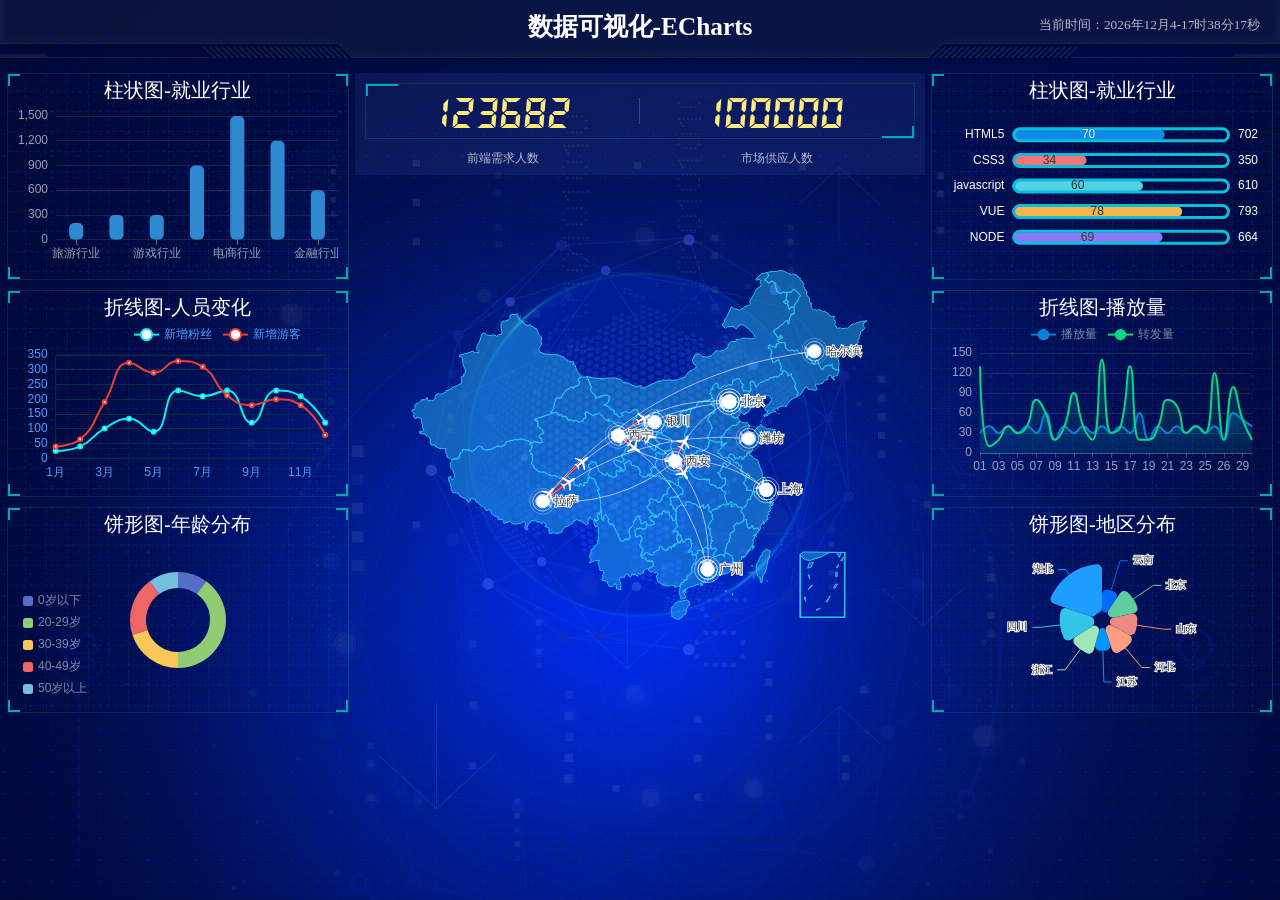
<file: index.html>
<!DOCTYPE html>
<html lang="en">

<head>
    <meta charset="UTF-8">
    <meta name="viewport" content="width=device-width, initial-scale=1.0">
    <title>Document</title>
    <link rel="stylesheet" href="./css/index.css">
</head>

<body>
    <!-- 头部 -->
    <header>
        <h1>数据可视化-ECharts</h1>
        <div class="showTime"></div>
    </header>

    <!-- 第一栏 -->
    <section class="mainbox">
        <div class="column">
            <div class="panel bar">
                <h2>柱状图-就业行业</h2>
                <div class="chart"></div>
                <div class="panel-footer"></div>
            </div>
            <div class="panel line">
                <h2>折线图-人员变化</h2>
                <div class="chart"></div>
                <div class="panel-footer"></div>
            </div>
            <div class="panel pie">
                <h2>饼形图-年龄分布</h2>
                <div class="chart"></div>
                <div class="panel-footer"></div>
            </div>
        </div>

        <!-- 第二栏 -->
        <div class="column">
            <div class="no">
                <div class="no-hd">
                    <ul>
                        <li>123682</li>
                        <li>100000</li>
                    </ul>
                </div>
                <div class="no-bd">
                    <ul>
                        <li>前端需求人数</li>
                        <li>市场供应人数</li>
                    </ul>
                </div>
            </div>

            <div class="map">
                <div class="map1"></div>
                <div class="map2"></div>
                <div class="map3"></div>
                <div class="chart"></div>
            </div>
        </div>

        <!-- 第三栏 -->
        <div class="column">
            <div class="panel bar2">
                <h2>柱状图-就业行业</h2>
                <div class="chart"></div>
                <div class="panel-footer"></div>
            </div>
            <div class="panel line2">
                <h2>折线图-播放量</h2>
                <div class="chart"></div>
                <div class="panel-footer"></div>
            </div>
            <div class="panel pie2">
                <h2>饼形图-地区分布</h2>
                <div class="chart"></div>
                <div class="panel-footer"></div>
            </div>
        </div>
    </section>


    <script src="./js/flexible.js"></script>
    <script src="./js/echarts.min.js"></script>
    <script src="./js/jquery.js"></script>
    <script src="./js/china.js"></script>
    <script>
        var t = null;
        t = setTimeout(time, 1000);//開始运行
        function time() {
            clearTimeout(t);//清除定时器
            dt = new Date();
            var y = dt.getFullYear();
            var mt = dt.getMonth() + 1;
            var day = dt.getDate();
            var h = dt.getHours();//获取时
            var m = dt.getMinutes();//获取分
            var s = dt.getSeconds();//获取秒
            document.querySelector(".showTime").innerHTML = '当前时间：' + y + "年" + mt + "月" + day + "-" + h + "时" + m + "分" + s + "秒";
            t = setTimeout(time, 1000); //设定定时器，循环运行     
        }
    </script>
    <script src="./js/index.js"></script>
</body>

</html>
</file>
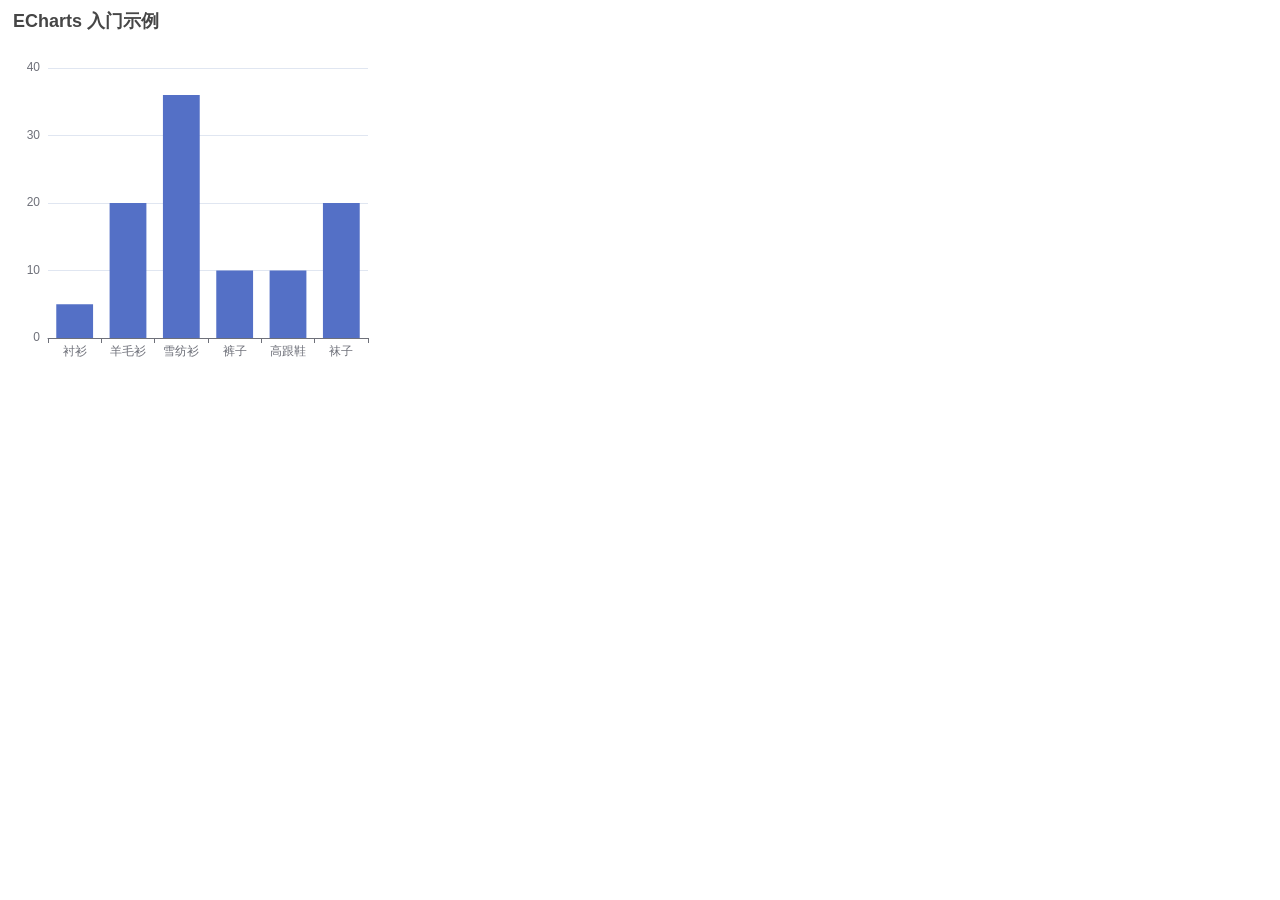
<file: Test/index.html>
<!DOCTYPE html>
<html lang="en">

<head>
    <meta charset="UTF-8">
    <meta name="viewport" content="width=device-width, initial-scale=1.0">
    <title>Document</title>
    <style>
        .box {
            width: 400px;
            height: 400px;
        }
    </style>
</head>

<body>
    <div class="box"></div>
    <script src="../js/echarts.min.js"></script>
    <script>
        let echart = echarts.init(document.querySelector('.box'));
        let option = {
            title: {
                text: 'ECharts 入门示例'
            },
            tooltip: {},
            xAxis: {
                data: ['衬衫', '羊毛衫', '雪纺衫', '裤子', '高跟鞋', '袜子']
            },
            yAxis: {},
            series: [
                {
                    name: '销量',
                    type: 'bar',
                    data: [5, 20, 36, 10, 10, 20]
                }
            ]
        }
        echart.setOption(option);
    </script>
</body>

</html>
</file>
<file: css/index.css>
* {
  margin: 0;
  padding: 0;
  box-sizing: border-box;
}

body {
  background: url(../images/bg.jpg) no-repeat top center;
  line-height: 1.15;
}

li {
  list-style: none;
}

/* 声明字体*/
@font-face {
  font-family: electronicFont;
  src: url(../font/DS-DIGIT.TTF);
}

header {
  position: relative;
  height: 1.25rem;
  background: url(../images/head_bg.png) no-repeat;
  background-size: 100% 100%;
}

header h1 {
  color: #fff;
  font-size: 0.475rem;
  text-align: center;
  line-height: 1rem;
}

header .showTime {
  position: absolute;
  top: 0;
  right: 0.375rem;
  line-height: 0.9375rem;
  font-size: 0.25rem;
  color: rgba(255, 255, 255, 0.7);
}

.mainbox {
  display: flex;
  min-width: 1024px;
  max-width: 1920px;
  margin: 0 auto;
  padding: 0.125rem 0.125rem 0;
}

.mainbox .column {
  flex: 3;
}

.mainbox .column:nth-child(2) {
  flex: 5;
  margin: 0 0.125rem 0.1875rem;
}

.mainbox .panel {
  position: relative;
  height: 3.875rem;
  border: 1px solid rgba(25, 186, 139, 0.17);
  background: url(../images/line\(1\).png);
  padding: 0 0.1875rem 0.5rem;
  margin-bottom: 0.1875rem;
}

.mainbox .panel::before {
  position: absolute;
  top: 0;
  left: 0;
  content: "";
  width: 10px;
  height: 10px;
  border-top: 2px solid #02a6b5;
  border-left: 2px solid #02a6b5;
}

.mainbox .panel::after {
  position: absolute;
  top: 0;
  right: 0;
  content: "";
  width: 10px;
  height: 10px;
  border-top: 2px solid #02a6b5;
  border-right: 2px solid #02a6b5;
}

.mainbox .panel .panel-footer {
  position: absolute;
  left: 0;
  bottom: 0;
  width: 100%;
}

.mainbox .panel .panel-footer::before {
  position: absolute;
  bottom: 0;
  left: 0;
  content: "";
  width: 10px;
  height: 10px;
  border-bottom: 2px solid #02a6b5;
  border-left: 2px solid #02a6b5;
}

.mainbox .panel .panel-footer::after {
  position: absolute;
  bottom: 0;
  right: 0;
  content: "";
  width: 10px;
  height: 10px;
  border-bottom: 2px solid #02a6b5;
  border-right: 2px solid #02a6b5;
}

.mainbox .panel h2 {
  height: 0.6rem;
  line-height: 0.6rem;
  text-align: center;
  color: #fff;
  font-size: 20px;
  font-weight: 400;
}

.mainbox .panel .chart {
  height: 3rem;
}

.mainbox .no {
  background: rgba(101, 132, 226, 0.1);
  padding: 0.1875rem;
}

.mainbox .no .no-hd {
  position: relative;
  border: 1px solid rgba(25, 186, 139, 0.17);
}

.mainbox .no .no-hd::before {
  content: "";
  position: absolute;
  width: 30px;
  height: 10px;
  border-top: 2px solid #02a6b5;
  border-left: 2px solid #02a6b5;
  top: 0;
  left: 0;
}

.mainbox .no .no-hd::after {
  content: "";
  position: absolute;
  width: 30px;
  height: 10px;
  border-bottom: 2px solid #02a6b5;
  border-right: 2px solid #02a6b5;
  right: 0;
  bottom: 0;
}

.mainbox .no .no-hd ul {
  display: flex;
}

.mainbox .no .no-hd ul li {
  position: relative;
  flex: 1;
  text-align: center;
  height: 1rem;
  line-height: 1rem;
  font-size: 0.875rem;
  color: #ffeb7b;
  padding: 0.05rem 0;
  font-family: electronicFont;
  font-weight: bold;
}

.mainbox .no .no-hd ul li:first-child::after {
  content: "";
  position: absolute;
  height: 50%;
  width: 1px;
  background: rgba(255, 255, 255, 0.2);
  right: 0;
  top: 25%;
}

.mainbox .no .no-bd ul {
  display: flex;
}

.mainbox .no .no-bd ul li {
  flex: 1;
  height: 0.5rem;
  line-height: 0.5rem;
  text-align: center;
  font-size: 0.225rem;
  color: rgba(255, 255, 255, 0.7);
  padding-top: 0.125rem;
}

.mainbox .map {
  position: relative;
  height: 10.125rem;
}

.mainbox .map .chart {
  position: absolute;
  top: 0;
  left: 0;
  z-index: 5;
  height: 10.125rem;
  width: 100%;
}

.mainbox .map .map1,
.mainbox .map .map2,
.mainbox .map .map3 {
  position: absolute;
  top: 50%;
  left: 50%;
  transform: translate(-50%, -50%);
  width: 6.475rem;
  height: 6.475rem;
  background: url(../images/map.png) no-repeat;
  background-size: 100% 100%;
  opacity: 0.3;
}

.mainbox .map .map2 {
  width: 8.0375rem;
  height: 8.0375rem;
  background-image: url(../images/lbx.png);
  opacity: 0.6;
  animation: rotate 15s linear infinite;
  z-index: 2;
}

.mainbox .map .map3 {
  width: 7.075rem;
  height: 7.075rem;
  background-image: url(../images/jt.png);
  animation: rotate1 10s linear infinite;
}

@keyframes rotate {
  from {
    transform: translate(-50%, -50%) rotate(0deg);
  }

  to {
    transform: translate(-50%, -50%) rotate(360deg);
  }
}

@keyframes rotate1 {
  from {
    transform: translate(-50%, -50%) rotate(0deg);
  }

  to {
    transform: translate(-50%, -50%) rotate(-360deg);
  }
}

@media screen and(max-width: 1024px) {
  html {
    font-size: 42px !important;
  }
}

@media screen and(min-width: 1920px) {
  html {
    font-size: 80px !important;
  }
}
</file>
